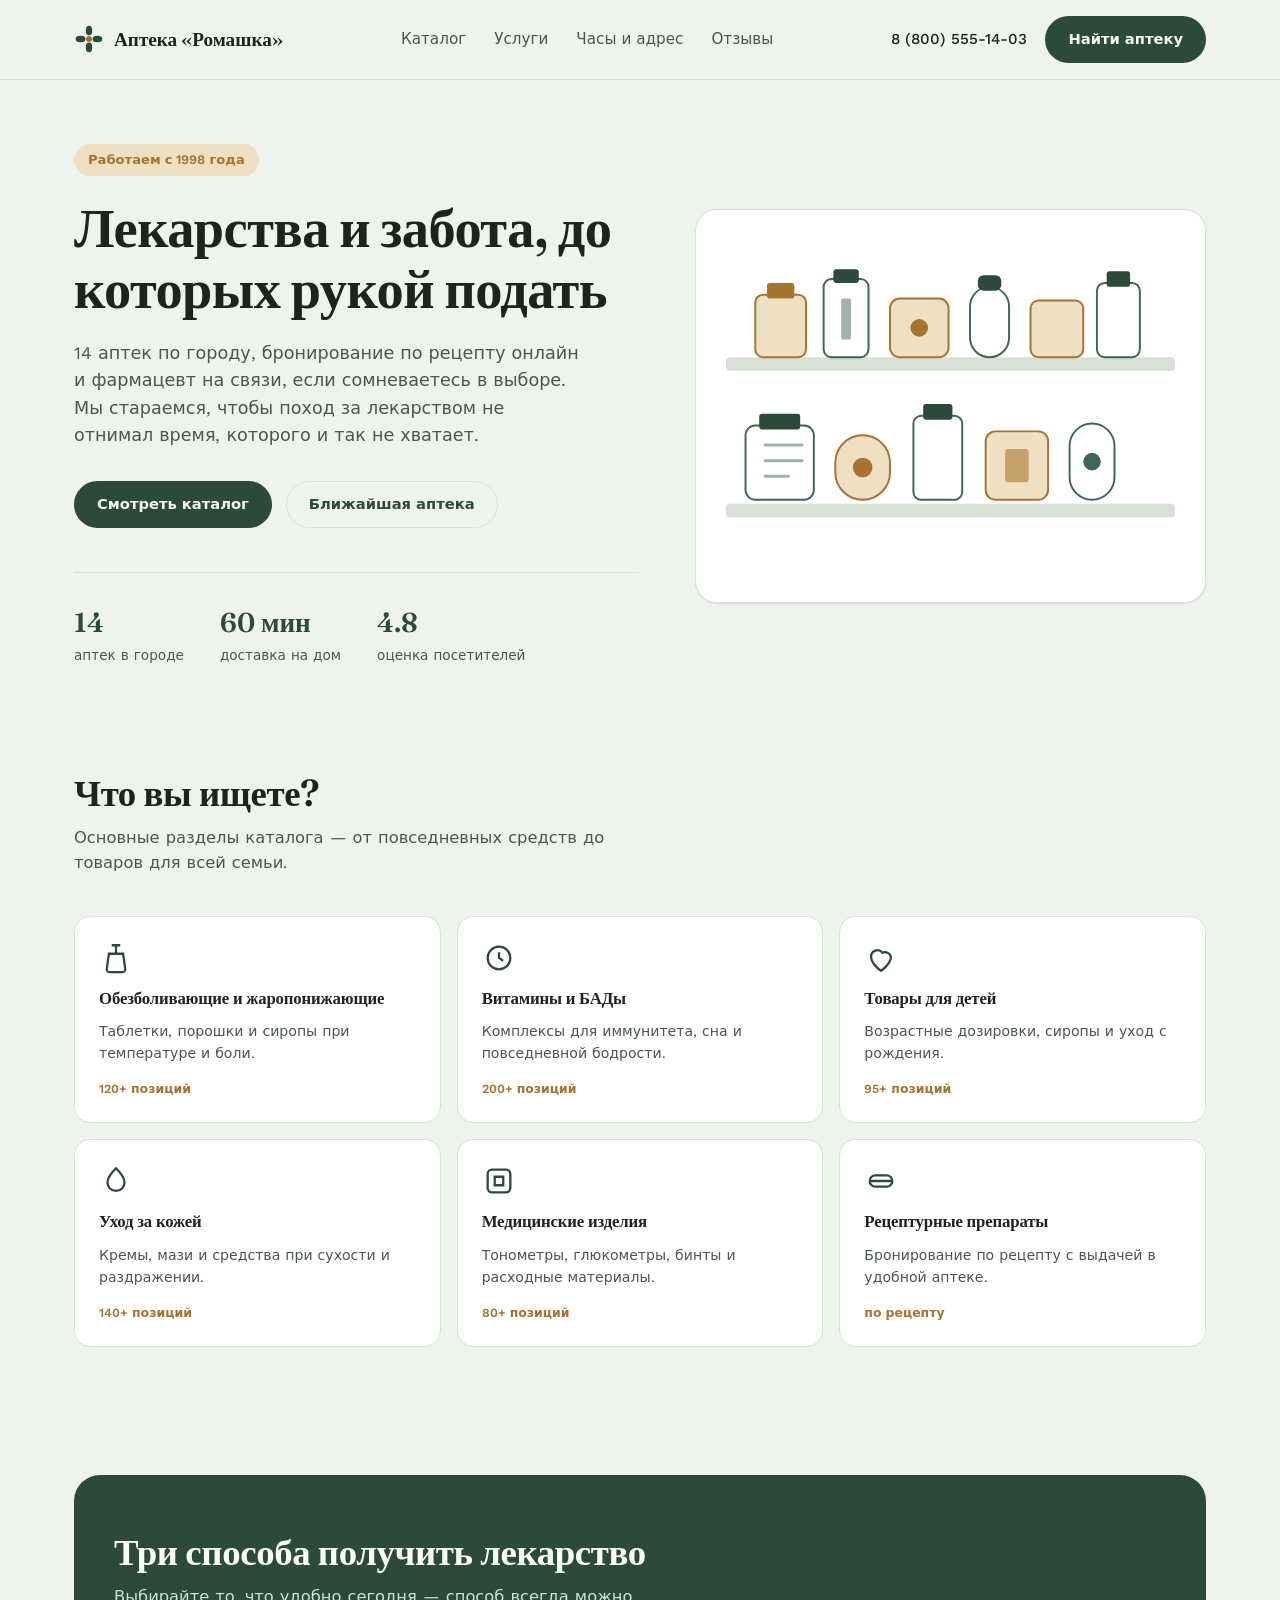
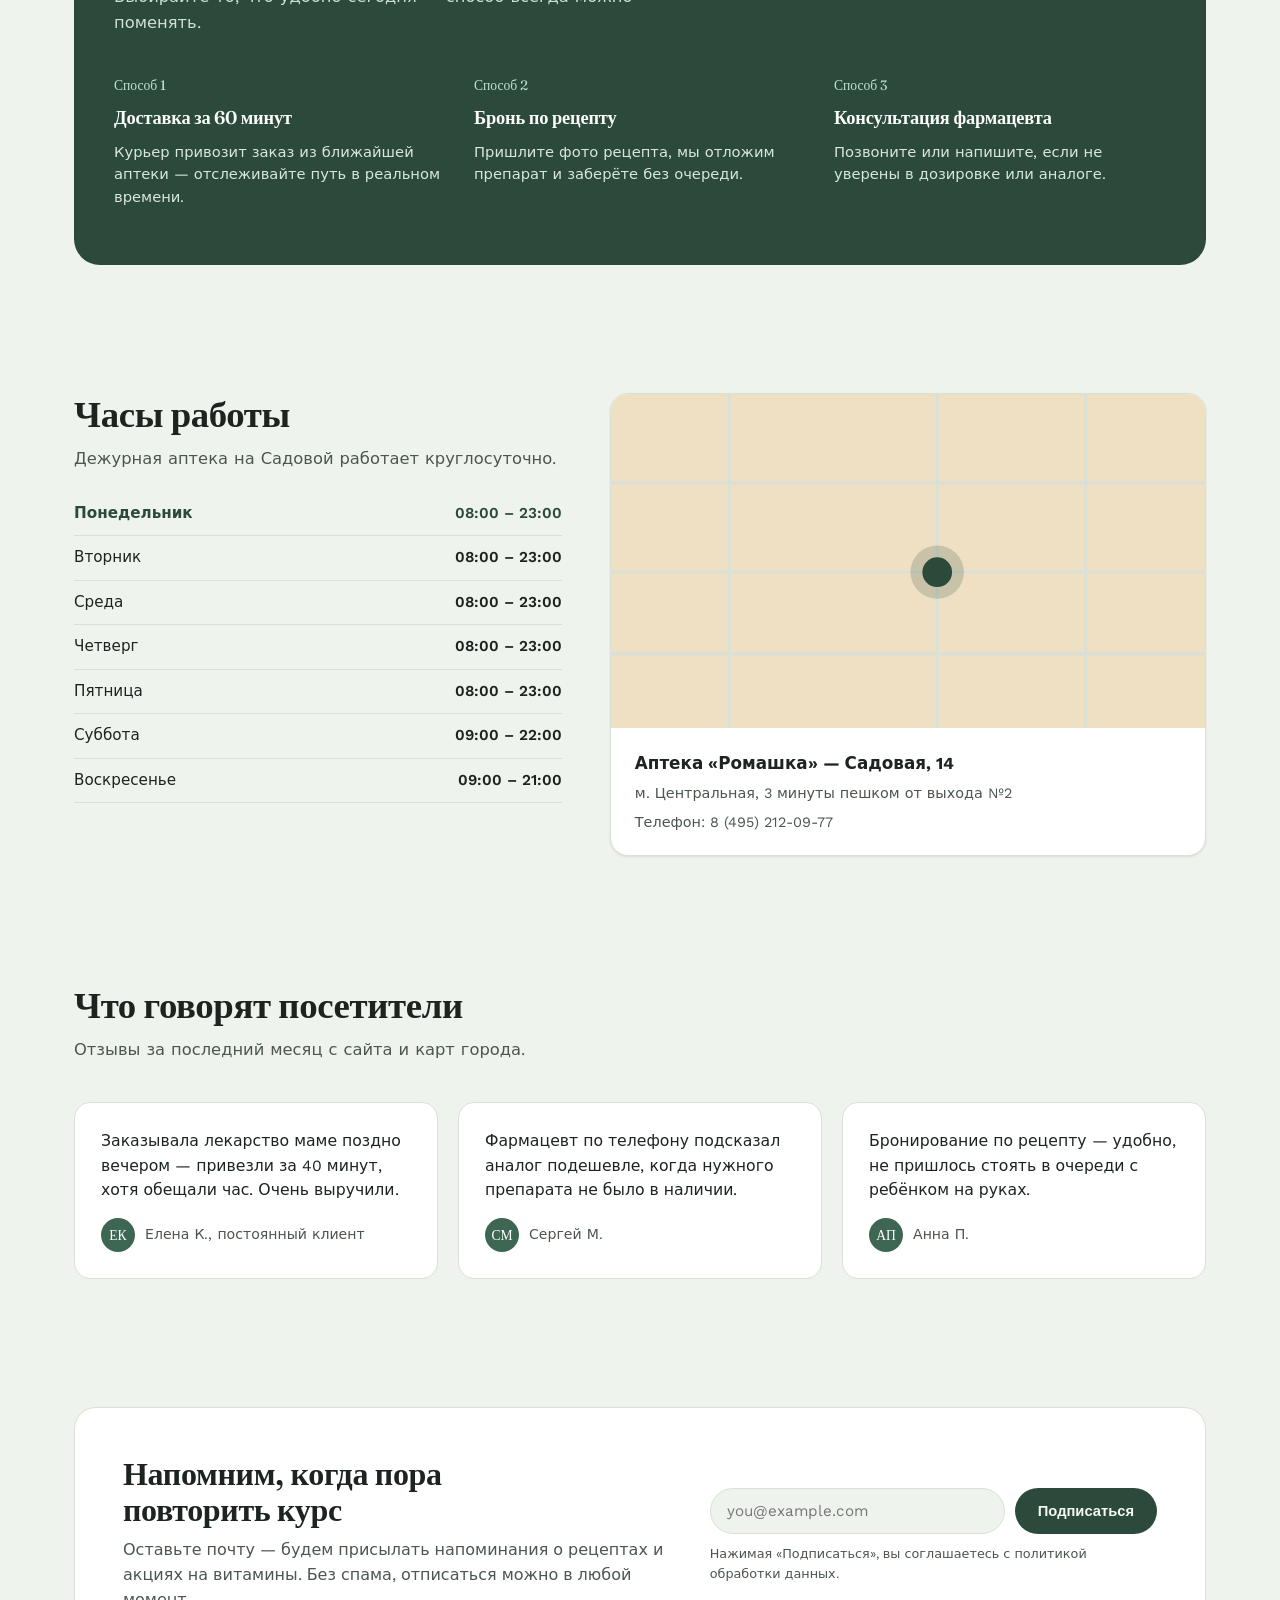
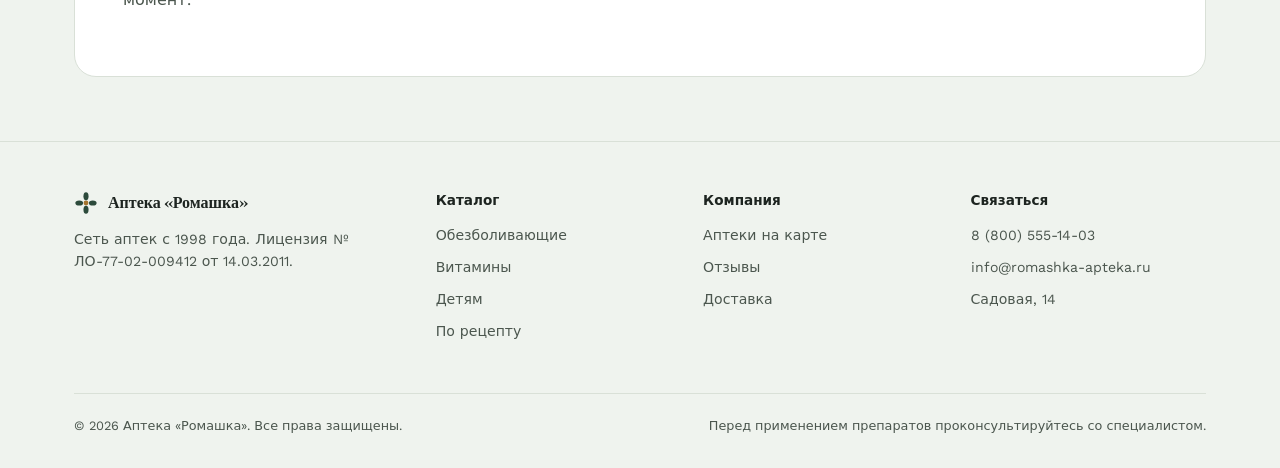
<file: index.html>
<!DOCTYPE html>
<html lang="ru">
<head>
<meta charset="UTF-8">
<meta name="viewport" content="width=device-width, initial-scale=1, viewport-fit=cover">
<title>Аптека «Ромашка» — забота о здоровье рядом с домом</title>
<link rel="preconnect" href="https://fonts.googleapis.com">
<link rel="preconnect" href="https://fonts.gstatic.com" crossorigin>
<link href="https://fonts.googleapis.com/css2?family=Fraunces:opsz,wght@9..144,400;9..144,500;9..144,600;9..144,700&family=Work+Sans:wght@400;500;600;700&display=swap" rel="stylesheet">
<link rel="stylesheet" href="css/styles.css">
</head>
<body>

<header class="site">
  <div class="wrap nav-row">
    <div class="brand">
      <img src="img/logo.svg" alt="Логотип аптеки Ромашка">
      Аптека «Ромашка»
    </div>
    <nav class="links">
      <a href="#catalog">Каталог</a>
      <a href="#services">Услуги</a>
      <a href="#hours">Часы и адрес</a>
      <a href="#reviews">Отзывы</a>
    </nav>
    <div class="nav-cta">
      <span class="phone">8 (800) 555‑14‑03</span>
      <a href="#hours" class="btn btn-primary">Найти аптеку</a>
    </div>
  </div>
</header>

<main>
  <section class="hero">
    <div class="wrap hero-grid">
      <div>
        <span class="eyebrow-badge">Работаем с 1998 года</span>
        <h1>Лекарства и забота, до которых рукой подать</h1>
        <p class="lead">14 аптек по городу, бронирование по рецепту онлайн и фармацевт на связи, если сомневаетесь в выборе. Мы стараемся, чтобы поход за лекарством не отнимал время, которого и так не хватает.</p>
        <div class="hero-actions">
          <a href="#catalog" class="btn btn-primary">Смотреть каталог</a>
          <a href="#hours" class="btn btn-outline">Ближайшая аптека</a>
        </div>
        <div class="hero-stats">
          <div class="stat"><b>14</b><span>аптек в городе</span></div>
          <div class="stat"><b>60 мин</b><span>доставка на дом</span></div>
          <div class="stat"><b>4.8</b><span>оценка посетителей</span></div>
        </div>
      </div>
      <div class="shelf-frame">
        <img src="img/hero-shelf.svg" alt="Иллюстрация полки с аптечными баночками">
      </div>
    </div>
  </section>

  <section id="catalog">
    <div class="wrap">
      <div class="section-head">
        <h2>Что вы ищете?</h2>
        <p>Основные разделы каталога — от повседневных средств до товаров для всей семьи.</p>
      </div>
      <div class="cat-grid">
        <div class="cat-card">
          <img src="img/icon-pain.svg" alt="">
          <h3>Обезболивающие и жаропонижающие</h3>
          <p>Таблетки, порошки и сиропы при температуре и боли.</p>
          <span class="cat-count">120+ позиций</span>
        </div>
        <div class="cat-card">
          <img src="img/icon-vitamins.svg" alt="">
          <h3>Витамины и БАДы</h3>
          <p>Комплексы для иммунитета, сна и повседневной бодрости.</p>
          <span class="cat-count">200+ позиций</span>
        </div>
        <div class="cat-card">
          <img src="img/icon-kids.svg" alt="">
          <h3>Товары для детей</h3>
          <p>Возрастные дозировки, сиропы и уход с рождения.</p>
          <span class="cat-count">95+ позиций</span>
        </div>
        <div class="cat-card">
          <img src="img/icon-skin.svg" alt="">
          <h3>Уход за кожей</h3>
          <p>Кремы, мази и средства при сухости и раздражении.</p>
          <span class="cat-count">140+ позиций</span>
        </div>
        <div class="cat-card">
          <img src="img/icon-medsupplies.svg" alt="">
          <h3>Медицинские изделия</h3>
          <p>Тонометры, глюкометры, бинты и расходные материалы.</p>
          <span class="cat-count">80+ позиций</span>
        </div>
        <div class="cat-card">
          <img src="img/icon-prescription.svg" alt="">
          <h3>Рецептурные препараты</h3>
          <p>Бронирование по рецепту с выдачей в удобной аптеке.</p>
          <span class="cat-count">по рецепту</span>
        </div>
      </div>
    </div>
  </section>

  <section id="services">
    <div class="wrap">
      <div class="services">
        <div class="services-inner">
          <div class="section-head">
            <h2>Три способа получить лекарство</h2>
            <p>Выбирайте то, что удобно сегодня — способ всегда можно поменять.</p>
          </div>
          <div class="svc-grid">
            <div class="svc-item">
              <span class="svc-num">Способ 1</span>
              <h3>Доставка за 60 минут</h3>
              <p>Курьер привозит заказ из ближайшей аптеки — отслеживайте путь в реальном времени.</p>
            </div>
            <div class="svc-item">
              <span class="svc-num">Способ 2</span>
              <h3>Бронь по рецепту</h3>
              <p>Пришлите фото рецепта, мы отложим препарат и заберёте без очереди.</p>
            </div>
            <div class="svc-item">
              <span class="svc-num">Способ 3</span>
              <h3>Консультация фармацевта</h3>
              <p>Позвоните или напишите, если не уверены в дозировке или аналоге.</p>
            </div>
          </div>
        </div>
      </div>
    </div>
  </section>

  <section id="hours">
    <div class="wrap hl-grid">
      <div>
        <div class="section-head" style="margin-bottom:0;">
          <h2>Часы работы</h2>
          <p>Дежурная аптека на Садовой работает круглосуточно.</p>
        </div>
        <table class="hours-table">
          <tr class="today"><td>Понедельник</td><td>08:00 – 23:00</td></tr>
          <tr><td>Вторник</td><td>08:00 – 23:00</td></tr>
          <tr><td>Среда</td><td>08:00 – 23:00</td></tr>
          <tr><td>Четверг</td><td>08:00 – 23:00</td></tr>
          <tr><td>Пятница</td><td>08:00 – 23:00</td></tr>
          <tr><td>Суббота</td><td>09:00 – 22:00</td></tr>
          <tr><td>Воскресенье</td><td>09:00 – 21:00</td></tr>
        </table>
      </div>
      <div class="map-card">
        <div class="map-visual">
          <img src="img/map.svg" alt="Схематичная карта расположения аптеки">
        </div>
        <div class="map-info">
          <b>Аптека «Ромашка» — Садовая, 14</b>
          <span>м. Центральная, 3 минуты пешком от выхода №2</span>
          <span>Телефон: 8 (495) 212‑09‑77</span>
        </div>
      </div>
    </div>
  </section>

  <section id="reviews">
    <div class="wrap">
      <div class="section-head">
        <h2>Что говорят посетители</h2>
        <p>Отзывы за последний месяц с сайта и карт города.</p>
      </div>
      <div class="quote-strip">
        <div class="quote-card">
          <p>Заказывала лекарство маме поздно вечером — привезли за 40 минут, хотя обещали час. Очень выручили.</p>
          <div class="quote-who"><span class="avatar">ЕК</span> Елена К., постоянный клиент</div>
        </div>
        <div class="quote-card">
          <p>Фармацевт по телефону подсказал аналог подешевле, когда нужного препарата не было в наличии.</p>
          <div class="quote-who"><span class="avatar">СМ</span> Сергей М.</div>
        </div>
        <div class="quote-card">
          <p>Бронирование по рецепту — удобно, не пришлось стоять в очереди с ребёнком на руках.</p>
          <div class="quote-who"><span class="avatar">АП</span> Анна П.</div>
        </div>
      </div>
    </div>
  </section>

  <section>
    <div class="wrap">
      <div class="subscribe">
        <div>
          <h2>Напомним, когда пора повторить курс</h2>
          <p style="color:var(--ink-soft); margin-top:10px;">Оставьте почту — будем присылать напоминания о рецептах и акциях на витамины. Без спама, отписаться можно в любой момент.</p>
        </div>
        <div>
          <form class="sub-form" id="subForm">
            <input type="email" required placeholder="you@example.com" aria-label="Электронная почта">
            <button type="submit" class="btn btn-primary">Подписаться</button>
          </form>
          <p class="sub-note">Нажимая «Подписаться», вы соглашаетесь с политикой обработки данных.</p>
          <p class="sub-success" id="subSuccess">Готово — проверьте почту для подтверждения.</p>
        </div>
      </div>
    </div>
  </section>
</main>

<footer>
  <div class="wrap">
    <div class="foot-grid">
      <div>
        <div class="foot-brand">
          <img src="img/logo.svg" alt="Логотип аптеки Ромашка">
          Аптека «Ромашка»
        </div>
        <p class="desc">Сеть аптек с 1998 года. Лицензия № ЛО‑77‑02‑009412 от 14.03.2011.</p>
      </div>
      <div class="foot-col">
        <h4>Каталог</h4>
        <a href="#catalog">Обезболивающие</a>
        <a href="#catalog">Витамины</a>
        <a href="#catalog">Детям</a>
        <a href="#catalog">По рецепту</a>
      </div>
      <div class="foot-col">
        <h4>Компания</h4>
        <a href="#hours">Аптеки на карте</a>
        <a href="#reviews">Отзывы</a>
        <a href="#services">Доставка</a>
      </div>
      <div class="foot-col">
        <h4>Связаться</h4>
        <a href="tel:88005551403">8 (800) 555‑14‑03</a>
        <a href="mailto:info@romashka-apteka.ru">info@romashka-apteka.ru</a>
        <a href="#hours">Садовая, 14</a>
      </div>
    </div>
    <div class="foot-bottom">
      <span>© 2026 Аптека «Ромашка». Все права защищены.</span>
      <span>Перед применением препаратов проконсультируйтесь со специалистом.</span>
    </div>
  </div>
</footer>

<script src="js/script.js"></script>
</body>
</html>
</file>
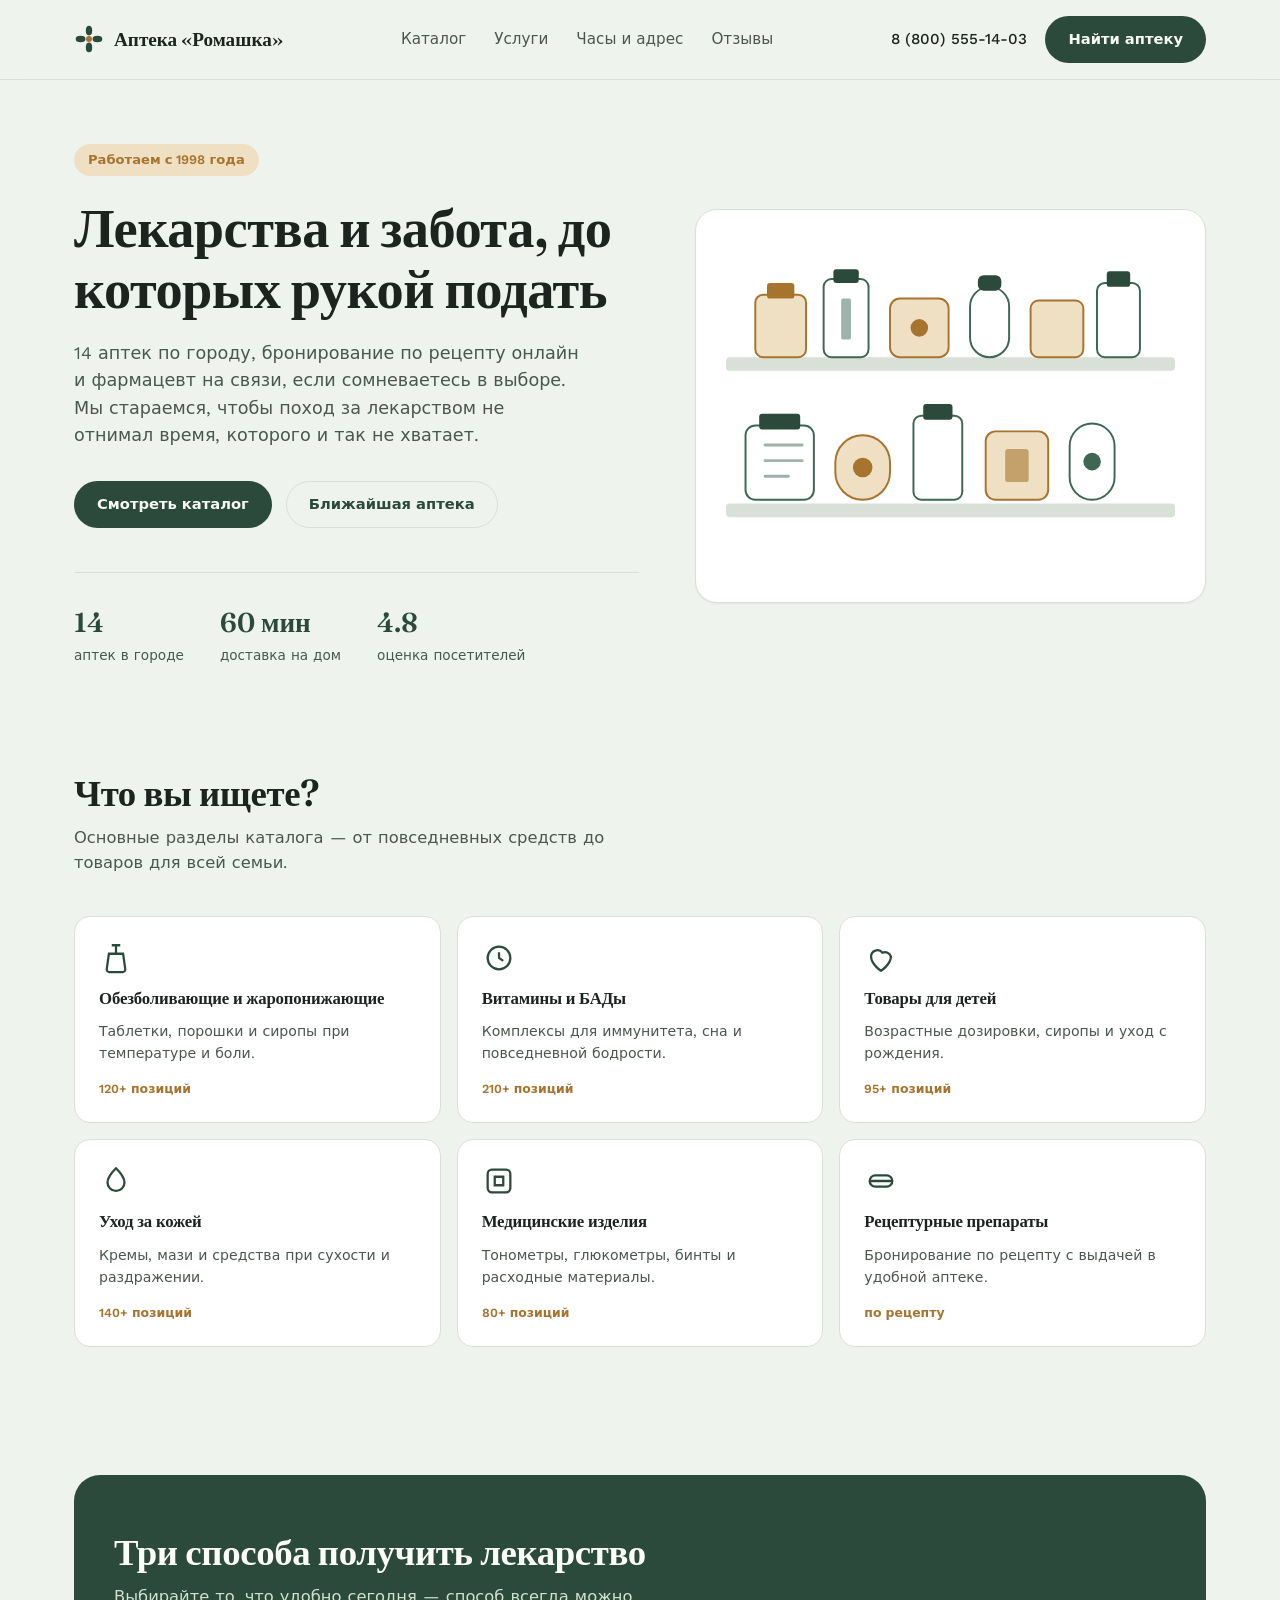
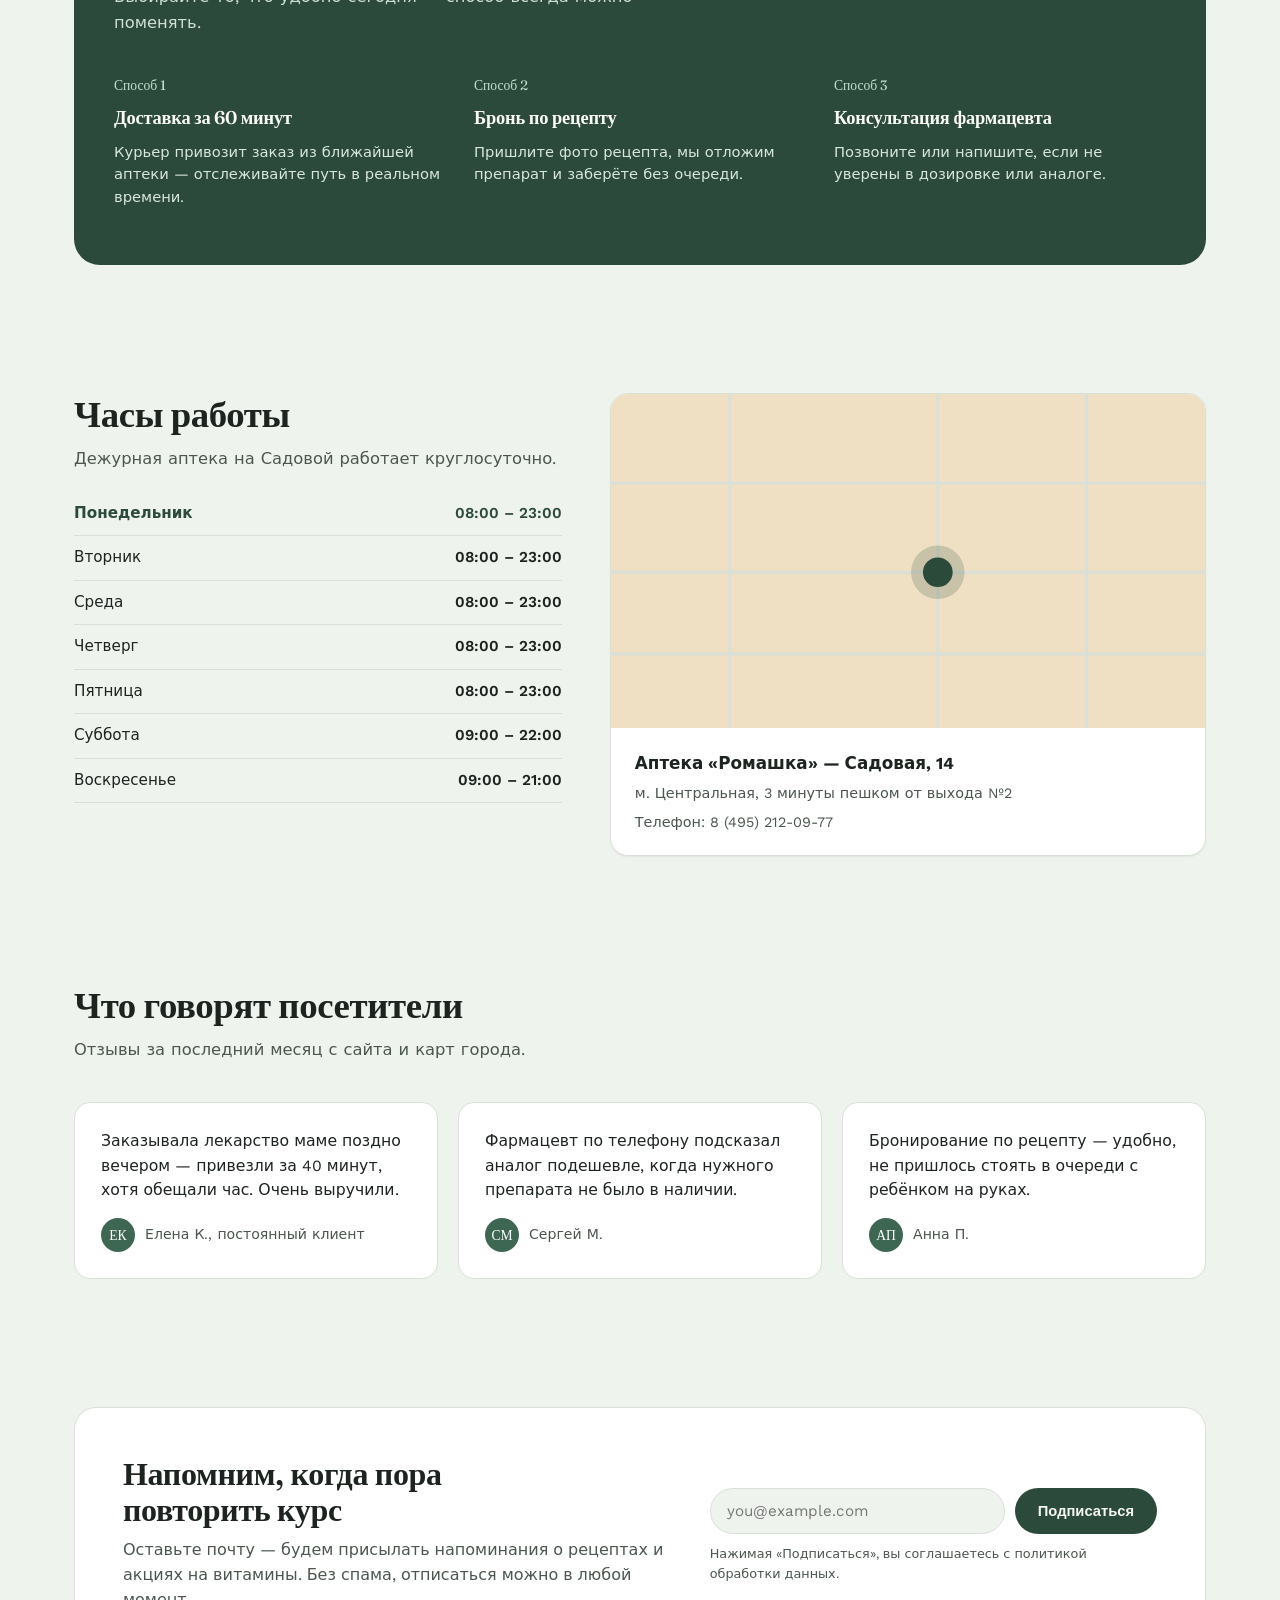
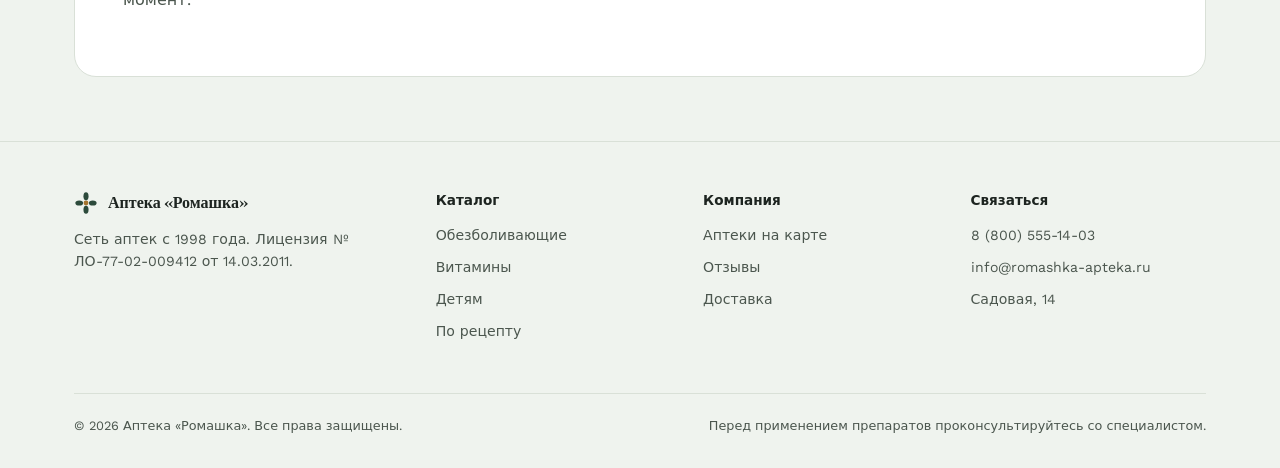
<file: pharmacy.html>
<!DOCTYPE html>
<html lang="ru">
<head>
<meta charset="UTF-8">
<meta name="viewport" content="width=device-width, initial-scale=1, viewport-fit=cover">
<title>Аптека «Ромашка» — забота о здоровье рядом с домом</title>
<link rel="preconnect" href="https://fonts.googleapis.com">
<link rel="preconnect" href="https://fonts.gstatic.com" crossorigin>
<link href="https://fonts.googleapis.com/css2?family=Fraunces:opsz,wght@9..144,400;9..144,500;9..144,600;9..144,700&family=Work+Sans:wght@400;500;600;700&display=swap" rel="stylesheet">
<style>
  :root {
    --bg: #EFF3EE;
    --bg-raised: #FFFFFF;
    --ink: #1D2420;
    --ink-soft: #4B564E;
    --line: #D9E0D7;
    --green-deep: #2C4A3B;
    --green-mid: #3E6753;
    --amber: #A6742E;
    --amber-soft: #EFE0C4;
    --card-shadow: 0 1px 2px rgba(29,36,32,0.06);
    box-sizing: border-box;
    padding-top: env(safe-area-inset-top, 0px);
    padding-bottom: env(safe-area-inset-bottom, 0px);
  }
  :root:not([data-theme="light"]) {
    @media (prefers-color-scheme: dark) {
      --bg: #121812;
      --bg-raised: #1A2118;
      --ink: #EAEFE8;
      --ink-soft: #AAB6A9;
      --line: #2B342A;
      --green-deep: #7CAF93;
      --green-mid: #5C8E71;
      --amber: #D8AE5E;
      --amber-soft: #2A2618;
      --card-shadow: 0 1px 2px rgba(0,0,0,0.3);
    }
  }
  :root[data-theme="dark"] {
    --bg: #121812;
    --bg-raised: #1A2118;
    --ink: #EAEFE8;
    --ink-soft: #AAB6A9;
    --line: #2B342A;
    --green-deep: #7CAF93;
    --green-mid: #5C8E71;
    --amber: #D8AE5E;
    --amber-soft: #2A2618;
    --card-shadow: 0 1px 2px rgba(0,0,0,0.3);
  }
  html { scroll-padding-top: env(safe-area-inset-top, 0px); scroll-behavior: smooth; }
  * { box-sizing: border-box; }
  body {
    margin: 0;
    background: var(--bg);
    color: var(--ink);
    font-family: 'Work Sans', system-ui, sans-serif;
    line-height: 1.55;
    -webkit-font-smoothing: antialiased;
  }
  img, svg { max-width: 100%; display: block; }
  a { color: inherit; }
  h1, h2, h3 {
    font-family: 'Fraunces', Georgia, serif;
    font-weight: 600;
    line-height: 1.12;
    margin: 0;
    letter-spacing: -0.01em;
  }
  .wrap { max-width: 1180px; margin: 0 auto; padding: 0 24px; }
  .scrollx { overflow-x: auto; }

  /* ---------- Header ---------- */
  header.site {
    position: sticky; top: env(safe-area-inset-top, 0px); z-index: 40;
    background: color-mix(in srgb, var(--bg) 88%, transparent);
    backdrop-filter: blur(10px);
    border-bottom: 1px solid var(--line);
  }
  .nav-row {
    display: flex; align-items: center; justify-content: space-between;
    padding: 16px 24px; gap: 20px;
  }
  .brand { display: flex; align-items: center; gap: 10px; font-family: 'Fraunces', serif; font-weight: 600; font-size: 1.2rem; }
  .brand svg { width: 30px; height: 30px; flex-shrink: 0; }
  nav.links { display: flex; gap: 28px; font-size: 0.95rem; }
  nav.links a { text-decoration: none; color: var(--ink-soft); transition: color .15s ease; }
  nav.links a:hover { color: var(--green-deep); }
  .nav-cta { display: flex; align-items: center; gap: 18px; }
  .phone { font-size: 0.95rem; font-weight: 500; white-space: nowrap; }
  .btn {
    display: inline-flex; align-items: center; justify-content: center; gap: 8px;
    padding: 11px 22px; border-radius: 999px; font-size: 0.92rem; font-weight: 600;
    border: 1px solid transparent; cursor: pointer; text-decoration: none;
    transition: transform .15s ease, background .15s ease, box-shadow .15s ease;
  }
  .btn:active { transform: scale(0.97); }
  .btn-primary { background: var(--green-deep); color: #F5F8F4; }
  .btn-primary:hover { background: var(--green-mid); }
  .btn-outline { background: transparent; color: var(--green-deep); border-color: var(--line); }
  .btn-outline:hover { border-color: var(--green-deep); }
  .btn:focus-visible, a:focus-visible, input:focus-visible, button:focus-visible {
    outline: 2px solid var(--green-mid); outline-offset: 2px;
  }
  .menu-toggle { display: none; background: none; border: none; color: var(--ink); }

  /* ---------- Hero ---------- */
  .hero { padding: 64px 0 40px; }
  .hero-grid { display: grid; grid-template-columns: 1.05fr 0.95fr; gap: 56px; align-items: center; }
  .eyebrow-badge {
    display: inline-flex; align-items: center; gap: 8px;
    background: var(--amber-soft); color: var(--amber);
    padding: 6px 14px; border-radius: 999px; font-size: 0.82rem; font-weight: 600;
    margin-bottom: 22px;
  }
  .hero h1 { font-size: clamp(2.3rem, 4.4vw, 3.4rem); max-width: 15ch; }
  .hero p.lead { margin-top: 20px; font-size: 1.1rem; color: var(--ink-soft); max-width: 46ch; }
  .hero-actions { display: flex; gap: 14px; margin-top: 32px; flex-wrap: wrap; }
  .hero-stats { display: flex; gap: 36px; margin-top: 44px; padding-top: 28px; border-top: 1px solid var(--line); }
  .stat b { font-family: 'Fraunces', serif; font-size: 1.7rem; display: block; color: var(--green-deep); font-weight: 600; }
  .stat span { font-size: 0.85rem; color: var(--ink-soft); }

  .shelf-frame {
    background: var(--bg-raised); border: 1px solid var(--line); border-radius: 22px;
    padding: 30px; box-shadow: var(--card-shadow);
  }
  @media (prefers-reduced-motion: no-preference) {
    .shelf-frame { animation: rise .7s cubic-bezier(.2,.7,.3,1) both; }
  }
  @keyframes rise { from { opacity: 0; transform: translateY(14px); } to { opacity: 1; transform: translateY(0); } }

  /* ---------- Section shell ---------- */
  section { padding: 64px 0; }
  .section-head { max-width: 60ch; margin-bottom: 40px; }
  .section-head h2 { font-size: clamp(1.7rem, 3vw, 2.3rem); }
  .section-head p { color: var(--ink-soft); margin-top: 12px; font-size: 1.02rem; }

  /* ---------- Categories ---------- */
  .cat-grid { display: grid; grid-template-columns: repeat(3, 1fr); gap: 16px; }
  .cat-card {
    background: var(--bg-raised); border: 1px solid var(--line); border-radius: 16px;
    padding: 24px; display: flex; flex-direction: column; gap: 14px;
    transition: border-color .15s ease;
  }
  .cat-card:hover { border-color: var(--green-mid); }
  .cat-card svg { width: 34px; height: 34px; color: var(--green-deep); }
  .cat-card h3 { font-size: 1.05rem; font-weight: 600; }
  .cat-card p { margin: 0; font-size: 0.88rem; color: var(--ink-soft); }
  .cat-count { font-size: 0.78rem; color: var(--amber); font-weight: 600; }

  /* ---------- Services ---------- */
  .services { background: var(--green-deep); color: #F2F6F1; border-radius: 26px; }
  .services .section-head p { color: #CFE0D5; }
  .services .section-head h2 { color: #FBFCFA; }
  .svc-grid { display: grid; grid-template-columns: repeat(3, 1fr); gap: 28px; }
  .svc-item { display: flex; flex-direction: column; gap: 12px; }
  .svc-num { font-family: 'Fraunces', serif; font-size: 0.85rem; color: #BFE0CD; }
  .svc-item h3 { font-size: 1.15rem; font-weight: 600; color: #FBFCFA; }
  .svc-item p { margin: 0; font-size: 0.92rem; color: #D8E7DC; }
  .services-inner { padding: 56px 40px; }

  /* ---------- Hours & location ---------- */
  .hl-grid { display: grid; grid-template-columns: 0.9fr 1.1fr; gap: 48px; align-items: start; }
  .hours-table { width: 100%; border-collapse: collapse; margin-top: 20px; }
  .hours-table td { padding: 10px 0; border-bottom: 1px solid var(--line); font-size: 0.95rem; }
  .hours-table td:last-child { text-align: right; font-weight: 600; }
  .hours-table tr.today td { color: var(--green-deep); font-weight: 600; }
  .map-card {
    background: var(--bg-raised); border: 1px solid var(--line); border-radius: 18px; overflow: hidden;
    box-shadow: var(--card-shadow);
  }
  .map-visual { aspect-ratio: 16/9; position: relative; background: var(--amber-soft); }
  .map-info { padding: 22px 24px; display: flex; flex-direction: column; gap: 6px; }
  .map-info b { font-size: 1.05rem; }
  .map-info span { color: var(--ink-soft); font-size: 0.9rem; }

  /* ---------- Testimonials ---------- */
  .quote-strip { display: grid; grid-template-columns: repeat(3, 1fr); gap: 20px; }
  .quote-card { background: var(--bg-raised); border: 1px solid var(--line); border-radius: 16px; padding: 26px; }
  .quote-card p { font-size: 0.98rem; margin: 0 0 16px; }
  .quote-who { display: flex; align-items: center; gap: 10px; font-size: 0.88rem; color: var(--ink-soft); }
  .avatar { width: 34px; height: 34px; border-radius: 50%; background: var(--green-mid); color: #fff; display: flex; align-items: center; justify-content: center; font-family: 'Fraunces', serif; font-size: 0.85rem; flex-shrink: 0; }

  /* ---------- Newsletter ---------- */
  .subscribe { border: 1px solid var(--line); border-radius: 22px; padding: 48px; display: grid; grid-template-columns: 1.1fr 0.9fr; gap: 40px; align-items: center; background: var(--bg-raised); }
  .subscribe h2 { font-size: clamp(1.5rem, 2.6vw, 2rem); max-width: 18ch; }
  .sub-form { display: flex; gap: 10px; flex-wrap: wrap; }
  .sub-form input[type="email"] {
    flex: 1; min-width: 200px; padding: 13px 16px; border-radius: 999px; border: 1px solid var(--line);
    background: var(--bg); color: var(--ink); font-family: inherit; font-size: 0.95rem;
  }
  .sub-note { font-size: 0.8rem; color: var(--ink-soft); margin-top: 10px; }
  .sub-success { display: none; color: var(--green-deep); font-weight: 600; font-size: 0.92rem; margin-top: 10px; }

  /* ---------- Footer ---------- */
  footer { border-top: 1px solid var(--line); padding: 48px 0 calc(32px + env(safe-area-inset-bottom, 0px)); }
  .foot-grid { display: grid; grid-template-columns: 1.4fr 1fr 1fr 1fr; gap: 32px; }
  .foot-brand { display: flex; align-items: center; gap: 10px; font-family: 'Fraunces', serif; font-weight: 600; margin-bottom: 12px; }
  .foot-brand svg { width: 24px; height: 24px; }
  footer p.desc { color: var(--ink-soft); font-size: 0.88rem; max-width: 32ch; }
  .foot-col h4 { font-size: 0.85rem; text-transform: none; margin: 0 0 14px; font-weight: 600; }
  .foot-col a { display: block; color: var(--ink-soft); text-decoration: none; font-size: 0.88rem; margin-bottom: 10px; }
  .foot-col a:hover { color: var(--green-deep); }
  .foot-bottom { margin-top: 40px; padding-top: 22px; border-top: 1px solid var(--line); display: flex; justify-content: space-between; flex-wrap: wrap; gap: 12px; font-size: 0.8rem; color: var(--ink-soft); }

  /* ---------- Responsive ---------- */
  @media (max-width: 900px) {
    nav.links, .phone { display: none; }
    .menu-toggle { display: inline-flex; }
    .hero-grid { grid-template-columns: 1fr; gap: 36px; }
    .cat-grid { grid-template-columns: repeat(2, 1fr); }
    .svc-grid { grid-template-columns: 1fr; gap: 26px; }
    .hl-grid { grid-template-columns: 1fr; }
    .quote-strip { grid-template-columns: 1fr; }
    .subscribe { grid-template-columns: 1fr; padding: 32px; }
    .foot-grid { grid-template-columns: 1fr 1fr; }
    .services-inner { padding: 40px 24px; }
  }
  @media (max-width: 560px) {
    .cat-grid { grid-template-columns: 1fr; }
    .hero-stats { gap: 22px; flex-wrap: wrap; }
    .foot-grid { grid-template-columns: 1fr; }
  }
</style>
</head>
<body>

<header class="site">
  <div class="wrap nav-row">
    <div class="brand">
      <svg viewBox="0 0 32 32" fill="none" xmlns="http://www.w3.org/2000/svg">
        <circle cx="16" cy="16" r="3.2" fill="var(--amber)"/>
        <g fill="var(--green-deep)">
          <ellipse cx="16" cy="7" rx="3.4" ry="5.2"/>
          <ellipse cx="16" cy="25" rx="3.4" ry="5.2"/>
          <ellipse cx="7" cy="16" rx="5.2" ry="3.4"/>
          <ellipse cx="25" cy="16" rx="5.2" ry="3.4"/>
        </g>
      </svg>
      Аптека «Ромашка»
    </div>
    <nav class="links">
      <a href="#catalog">Каталог</a>
      <a href="#services">Услуги</a>
      <a href="#hours">Часы и адрес</a>
      <a href="#reviews">Отзывы</a>
    </nav>
    <div class="nav-cta">
      <span class="phone">8 (800) 555‑14‑03</span>
      <a href="#hours" class="btn btn-primary">Найти аптеку</a>
    </div>
  </div>
</header>

<main>
  <section class="hero">
    <div class="wrap hero-grid">
      <div>
        <span class="eyebrow-badge">Работаем с 1998 года</span>
        <h1>Лекарства и забота, до которых рукой подать</h1>
        <p class="lead">14 аптек по городу, бронирование по рецепту онлайн и фармацевт на связи, если сомневаетесь в выборе. Мы стараемся, чтобы поход за лекарством не отнимал время, которого и так не хватает.</p>
        <div class="hero-actions">
          <a href="#catalog" class="btn btn-primary">Смотреть каталог</a>
          <a href="#hours" class="btn btn-outline">Ближайшая аптека</a>
        </div>
        <div class="hero-stats">
          <div class="stat"><b>14</b><span>аптек в городе</span></div>
          <div class="stat"><b>60 мин</b><span>доставка на дом</span></div>
          <div class="stat"><b>4.8</b><span>оценка посетителей</span></div>
        </div>
      </div>
      <div class="shelf-frame">
        <svg viewBox="0 0 460 340" xmlns="http://www.w3.org/2000/svg" role="img" aria-label="Иллюстрация полки с аптечными баночками">
          <rect x="0" y="270" width="460" height="14" rx="4" fill="var(--line)"/>
          <rect x="0" y="120" width="460" height="14" rx="4" fill="var(--line)"/>
          <!-- top shelf jars -->
          <g>
            <rect x="30" y="56" width="52" height="64" rx="8" fill="var(--amber-soft)" stroke="var(--amber)" stroke-width="2"/>
            <rect x="42" y="44" width="28" height="16" rx="3" fill="var(--amber)"/>
            <rect x="100" y="40" width="46" height="80" rx="8" fill="var(--bg-raised)" stroke="var(--green-mid)" stroke-width="2"/>
            <rect x="110" y="30" width="26" height="14" rx="3" fill="var(--green-deep)"/>
            <rect x="118" y="60" width="10" height="42" rx="2" fill="var(--green-mid)" opacity="0.5"/>
            <rect x="168" y="60" width="60" height="60" rx="10" fill="var(--amber-soft)" stroke="var(--amber)" stroke-width="2"/>
            <circle cx="198" cy="90" r="9" fill="var(--amber)"/>
            <rect x="250" y="48" width="40" height="72" rx="20" fill="var(--bg-raised)" stroke="var(--green-mid)" stroke-width="2"/>
            <rect x="258" y="36" width="24" height="16" rx="6" fill="var(--green-deep)"/>
            <rect x="312" y="62" width="54" height="58" rx="8" fill="var(--amber-soft)" stroke="var(--amber)" stroke-width="2"/>
            <rect x="380" y="44" width="44" height="76" rx="8" fill="var(--bg-raised)" stroke="var(--green-mid)" stroke-width="2"/>
            <rect x="390" y="32" width="24" height="16" rx="3" fill="var(--green-deep)"/>
          </g>
          <!-- bottom shelf jars -->
          <g>
            <rect x="20" y="190" width="70" height="76" rx="10" fill="var(--bg-raised)" stroke="var(--green-mid)" stroke-width="2"/>
            <rect x="34" y="178" width="42" height="16" rx="3" fill="var(--green-deep)"/>
            <path d="M40 210 h38 M40 226 h38 M40 242 h24" stroke="var(--green-mid)" stroke-width="3" stroke-linecap="round" opacity="0.5"/>
            <rect x="112" y="200" width="56" height="66" rx="28" fill="var(--amber-soft)" stroke="var(--amber)" stroke-width="2"/>
            <circle cx="140" cy="233" r="10" fill="var(--amber)"/>
            <rect x="192" y="180" width="50" height="86" rx="8" fill="var(--bg-raised)" stroke="var(--green-mid)" stroke-width="2"/>
            <rect x="202" y="168" width="30" height="16" rx="3" fill="var(--green-deep)"/>
            <rect x="266" y="196" width="64" height="70" rx="10" fill="var(--amber-soft)" stroke="var(--amber)" stroke-width="2"/>
            <rect x="286" y="214" width="24" height="34" rx="3" fill="var(--amber)" opacity="0.6"/>
            <rect x="352" y="188" width="46" height="78" rx="23" fill="var(--bg-raised)" stroke="var(--green-mid)" stroke-width="2"/>
            <circle cx="375" cy="227" r="9" fill="var(--green-mid)"/>
          </g>
        </svg>
      </div>
    </div>
  </section>

  <section id="catalog">
    <div class="wrap">
      <div class="section-head">
        <h2>Что вы ищете?</h2>
        <p>Основные разделы каталога — от повседневных средств до товаров для всей семьи.</p>
      </div>
      <div class="cat-grid">
        <div class="cat-card">
          <svg viewBox="0 0 24 24" fill="none" stroke="currentColor" stroke-width="1.6"><path d="M9 3h6M12 3v6M7 9h10l1.5 10.5a2 2 0 0 1-2 2.5H7.5a2 2 0 0 1-2-2.5L7 9Z"/></svg>
          <h3>Обезболивающие и жаропонижающие</h3>
          <p>Таблетки, порошки и сиропы при температуре и боли.</p>
          <span class="cat-count">120+ позиций</span>
        </div>
        <div class="cat-card">
          <svg viewBox="0 0 24 24" fill="none" stroke="currentColor" stroke-width="1.6"><circle cx="12" cy="12" r="8"/><path d="M12 8v4l3 2"/></svg>
          <h3>Витамины и БАДы</h3>
          <p>Комплексы для иммунитета, сна и повседневной бодрости.</p>
          <span class="cat-count">210+ позиций</span>
        </div>
        <div class="cat-card">
          <svg viewBox="0 0 24 24" fill="none" stroke="currentColor" stroke-width="1.6"><path d="M12 21s-7-4.5-7-10a4.5 4.5 0 0 1 8-2.8A4.5 4.5 0 0 1 19 11c0 5.5-7 10-7 10Z"/></svg>
          <h3>Товары для детей</h3>
          <p>Возрастные дозировки, сиропы и уход с рождения.</p>
          <span class="cat-count">95+ позиций</span>
        </div>
        <div class="cat-card">
          <svg viewBox="0 0 24 24" fill="none" stroke="currentColor" stroke-width="1.6"><path d="M12 3c3 3 6 6.5 6 10a6 6 0 0 1-12 0c0-3.5 3-7 6-10Z"/></svg>
          <h3>Уход за кожей</h3>
          <p>Кремы, мази и средства при сухости и раздражении.</p>
          <span class="cat-count">140+ позиций</span>
        </div>
        <div class="cat-card">
          <svg viewBox="0 0 24 24" fill="none" stroke="currentColor" stroke-width="1.6"><rect x="4" y="4" width="16" height="16" rx="3"/><path d="M9 9h6v6H9z"/></svg>
          <h3>Медицинские изделия</h3>
          <p>Тонометры, глюкометры, бинты и расходные материалы.</p>
          <span class="cat-count">80+ позиций</span>
        </div>
        <div class="cat-card">
          <svg viewBox="0 0 24 24" fill="none" stroke="currentColor" stroke-width="1.6"><path d="M4 12h16M4 12a4 4 0 0 1 4-4h8a4 4 0 0 1 4 4M4 12a4 4 0 0 0 4 4h8a4 4 0 0 0 4-4"/></svg>
          <h3>Рецептурные препараты</h3>
          <p>Бронирование по рецепту с выдачей в удобной аптеке.</p>
          <span class="cat-count">по рецепту</span>
        </div>
      </div>
    </div>
  </section>

  <section id="services">
    <div class="wrap">
      <div class="services">
        <div class="services-inner">
          <div class="section-head">
            <h2>Три способа получить лекарство</h2>
            <p>Выбирайте то, что удобно сегодня — способ всегда можно поменять.</p>
          </div>
          <div class="svc-grid">
            <div class="svc-item">
              <span class="svc-num">Способ 1</span>
              <h3>Доставка за 60 минут</h3>
              <p>Курьер привозит заказ из ближайшей аптеки — отслеживайте путь в реальном времени.</p>
            </div>
            <div class="svc-item">
              <span class="svc-num">Способ 2</span>
              <h3>Бронь по рецепту</h3>
              <p>Пришлите фото рецепта, мы отложим препарат и заберёте без очереди.</p>
            </div>
            <div class="svc-item">
              <span class="svc-num">Способ 3</span>
              <h3>Консультация фармацевта</h3>
              <p>Позвоните или напишите, если не уверены в дозировке или аналоге.</p>
            </div>
          </div>
        </div>
      </div>
    </div>
  </section>

  <section id="hours">
    <div class="wrap hl-grid">
      <div>
        <div class="section-head" style="margin-bottom:0;">
          <h2>Часы работы</h2>
          <p>Дежурная аптека на Садовой работает круглосуточно.</p>
        </div>
        <table class="hours-table">
          <tr class="today"><td>Понедельник</td><td>08:00 – 23:00</td></tr>
          <tr><td>Вторник</td><td>08:00 – 23:00</td></tr>
          <tr><td>Среда</td><td>08:00 – 23:00</td></tr>
          <tr><td>Четверг</td><td>08:00 – 23:00</td></tr>
          <tr><td>Пятница</td><td>08:00 – 23:00</td></tr>
          <tr><td>Суббота</td><td>09:00 – 22:00</td></tr>
          <tr><td>Воскресенье</td><td>09:00 – 21:00</td></tr>
        </table>
      </div>
      <div class="map-card">
        <div class="map-visual">
          <svg viewBox="0 0 400 225" width="100%" height="100%" xmlns="http://www.w3.org/2000/svg">
            <rect width="400" height="225" fill="var(--amber-soft)"/>
            <path d="M0 60 H400 M0 120 H400 M0 175 H400" stroke="var(--line)" stroke-width="2"/>
            <path d="M80 0 V225 M220 0 V225 M320 0 V225" stroke="var(--line)" stroke-width="2"/>
            <circle cx="220" cy="120" r="10" fill="var(--green-deep)"/>
            <circle cx="220" cy="120" r="18" fill="var(--green-deep)" opacity="0.2"/>
          </svg>
        </div>
        <div class="map-info">
          <b>Аптека «Ромашка» — Садовая, 14</b>
          <span>м. Центральная, 3 минуты пешком от выхода №2</span>
          <span>Телефон: 8 (495) 212‑09‑77</span>
        </div>
      </div>
    </div>
  </section>

  <section id="reviews">
    <div class="wrap">
      <div class="section-head">
        <h2>Что говорят посетители</h2>
        <p>Отзывы за последний месяц с сайта и карт города.</p>
      </div>
      <div class="quote-strip">
        <div class="quote-card">
          <p>Заказывала лекарство маме поздно вечером — привезли за 40 минут, хотя обещали час. Очень выручили.</p>
          <div class="quote-who"><span class="avatar">ЕК</span> Елена К., постоянный клиент</div>
        </div>
        <div class="quote-card">
          <p>Фармацевт по телефону подсказал аналог подешевле, когда нужного препарата не было в наличии.</p>
          <div class="quote-who"><span class="avatar">СМ</span> Сергей М.</div>
        </div>
        <div class="quote-card">
          <p>Бронирование по рецепту — удобно, не пришлось стоять в очереди с ребёнком на руках.</p>
          <div class="quote-who"><span class="avatar">АП</span> Анна П.</div>
        </div>
      </div>
    </div>
  </section>

  <section>
    <div class="wrap">
      <div class="subscribe">
        <div>
          <h2>Напомним, когда пора повторить курс</h2>
          <p style="color:var(--ink-soft); margin-top:10px;">Оставьте почту — будем присылать напоминания о рецептах и акциях на витамины. Без спама, отписаться можно в любой момент.</p>
        </div>
        <div>
          <form class="sub-form" id="subForm">
            <input type="email" required placeholder="you@example.com" aria-label="Электронная почта">
            <button type="submit" class="btn btn-primary">Подписаться</button>
          </form>
          <p class="sub-note">Нажимая «Подписаться», вы соглашаетесь с политикой обработки данных.</p>
          <p class="sub-success" id="subSuccess">Готово — проверьте почту для подтверждения.</p>
        </div>
      </div>
    </div>
  </section>
</main>

<footer>
  <div class="wrap">
    <div class="foot-grid">
      <div>
        <div class="foot-brand">
          <svg viewBox="0 0 32 32" fill="none" xmlns="http://www.w3.org/2000/svg">
            <circle cx="16" cy="16" r="3.2" fill="var(--amber)"/>
            <g fill="var(--green-deep)">
              <ellipse cx="16" cy="7" rx="3.4" ry="5.2"/>
              <ellipse cx="16" cy="25" rx="3.4" ry="5.2"/>
              <ellipse cx="7" cy="16" rx="5.2" ry="3.4"/>
              <ellipse cx="25" cy="16" rx="5.2" ry="3.4"/>
            </g>
          </svg>
          Аптека «Ромашка»
        </div>
        <p class="desc">Сеть аптек с 1998 года. Лицензия № ЛО‑77‑02‑009412 от 14.03.2011.</p>
      </div>
      <div class="foot-col">
        <h4>Каталог</h4>
        <a href="#catalog">Обезболивающие</a>
        <a href="#catalog">Витамины</a>
        <a href="#catalog">Детям</a>
        <a href="#catalog">По рецепту</a>
      </div>
      <div class="foot-col">
        <h4>Компания</h4>
        <a href="#hours">Аптеки на карте</a>
        <a href="#reviews">Отзывы</a>
        <a href="#services">Доставка</a>
      </div>
      <div class="foot-col">
        <h4>Связаться</h4>
        <a href="tel:88005551403">8 (800) 555‑14‑03</a>
        <a href="mailto:info@romashka-apteka.ru">info@romashka-apteka.ru</a>
        <a href="#hours">Садовая, 14</a>
      </div>
    </div>
    <div class="foot-bottom">
      <span>© 2026 Аптека «Ромашка». Все права защищены.</span>
      <span>Перед применением препаратов проконсультируйтесь со специалистом.</span>
    </div>
  </div>
</footer>

<script>
  (function () {
    var form = document.getElementById('subForm');
    var success = document.getElementById('subSuccess');
    if (!form) return;
    form.addEventListener('submit', function (e) {
      e.preventDefault();
      success.style.display = 'block';
      form.reset();
    });
  })();
</script>
</body>
</html>
</file>
<file: css/styles.css>
:root {
  --bg: #EFF3EE;
  --bg-raised: #FFFFFF;
  --ink: #1D2420;
  --ink-soft: #4B564E;
  --line: #D9E0D7;
  --green-deep: #2C4A3B;
  --green-mid: #3E6753;
  --amber: #A6742E;
  --amber-soft: #EFE0C4;
  --card-shadow: 0 1px 2px rgba(29,36,32,0.1);
  box-sizing: border-box;
  padding-top: env(safe-area-inset-top, 0px);
  padding-bottom: env(safe-area-inset-bottom, 0px);
}
@media (prefers-color-scheme: dark) {
  :root:not([data-theme="light"]) {
    --bg: #121812;
    --bg-raised: #1A2118;
    --ink: #EAEFE8;
    --ink-soft: #beccbc;
    --line: #2B342A;
    --green-deep: #97d8b4;
    --green-mid: #345c44;
    --amber: #daa94e;
    --amber-soft: #2A2618;
    --card-shadow: 0 1px 2px rgba(0,0,0,0.4);
  }
}
:root[data-theme="dark"] {
  --bg: #121812;
  --bg-raised: #1A2118;
  --ink: #EAEFE8;
  --ink-soft: #AAB6A9;
  --line: #2B342A;
  --green-deep: #7CAF93;
  --green-mid: #5C8E71;
  --amber: #D8AE5E;
  --amber-soft: #2A2618;
  --card-shadow: 0 1px 2px rgba(0,0,0,0.3);
}
html { scroll-padding-top: env(safe-area-inset-top, 0px); scroll-behavior: smooth; }
* { box-sizing: border-box; }
body {
  margin: 0;
  background: var(--bg);
  color: var(--ink);
  font-family: 'Work Sans', system-ui, sans-serif;
  line-height: 1.55;
  -webkit-font-smoothing: antialiased;
}
img, svg { max-width: 100%; display: block; }
a { color: inherit; }
h1, h2, h3 {
  font-family: 'Fraunces', Georgia, serif;
  font-weight: 600;
  line-height: 1.12;
  margin: 0;
  letter-spacing: -0.01em;
}
.wrap { max-width: 1180px; margin: 0 auto; padding: 0 24px; }

/* ---------- Header ---------- */
header.site {
  position: sticky; top: env(safe-area-inset-top, 0px); z-index: 40;
  background: color-mix(in srgb, var(--bg) 88%, transparent);
  backdrop-filter: blur(10px);
  border-bottom: 1px solid var(--line);
}
.nav-row {
  display: flex; align-items: center; justify-content: space-between;
  padding: 16px 24px; gap: 20px;
}
.brand { display: flex; align-items: center; gap: 10px; font-family: 'Fraunces', serif; font-weight: 600; font-size: 1.2rem; }
.brand img { width: 30px; height: 30px; flex-shrink: 0; }
nav.links { display: flex; gap: 28px; font-size: 0.95rem; }
nav.links a { text-decoration: none; color: var(--ink-soft); transition: color .15s ease; }
nav.links a:hover { color: var(--green-deep); }
.nav-cta { display: flex; align-items: center; gap: 18px; }
.phone { font-size: 0.95rem; font-weight: 500; white-space: nowrap; }
.btn {
  display: inline-flex; align-items: center; justify-content: center; gap: 8px;
  padding: 11px 22px; border-radius: 999px; font-size: 0.92rem; font-weight: 600;
  border: 1px solid transparent; cursor: pointer; text-decoration: none;
  transition: transform .15s ease, background .15s ease, box-shadow .15s ease;
}
.btn:active { transform: scale(0.97); }
.btn-primary { background: var(--green-deep); color: #F5F8F4; }
.btn-primary:hover { background: var(--green-mid); }
.btn-outline { background: transparent; color: var(--green-deep); border-color: var(--line); }
.btn-outline:hover { border-color: var(--green-deep); }
.btn:focus-visible, a:focus-visible, input:focus-visible, button:focus-visible {
  outline: 2px solid var(--green-mid); outline-offset: 2px;
}

/* ---------- Hero ---------- */
.hero { padding: 64px 0 40px; }
.hero-grid { display: grid; grid-template-columns: 1.05fr 0.95fr; gap: 56px; align-items: center; }
.eyebrow-badge {
  display: inline-flex; align-items: center; gap: 8px;
  background: var(--amber-soft); color: var(--amber);
  padding: 6px 14px; border-radius: 999px; font-size: 0.82rem; font-weight: 600;
  margin-bottom: 22px;
}
.hero h1 { font-size: clamp(2.3rem, 4.4vw, 3.4rem); max-width: 15ch; }
.hero p.lead { margin-top: 20px; font-size: 1.1rem; color: var(--ink-soft); max-width: 46ch; }
.hero-actions { display: flex; gap: 14px; margin-top: 32px; flex-wrap: wrap; }
.hero-stats { display: flex; gap: 36px; margin-top: 44px; padding-top: 28px; border-top: 1px solid var(--line); }
.stat b { font-family: 'Fraunces', serif; font-size: 1.7rem; display: block; color: var(--green-deep); font-weight: 600; }
.stat span { font-size: 0.85rem; color: var(--ink-soft); }

.shelf-frame {
  background: var(--bg-raised); border: 1px solid var(--line); border-radius: 22px;
  padding: 30px; box-shadow: var(--card-shadow);
}
@media (prefers-reduced-motion: no-preference) {
  .shelf-frame { animation: rise .7s cubic-bezier(.2,.7,.3,1) both; }
}
@keyframes rise { from { opacity: 0; transform: translateY(14px); } to { opacity: 1; transform: translateY(0); } }

/* ---------- Section shell ---------- */
section { padding: 64px 0; }
.section-head { max-width: 60ch; margin-bottom: 40px; }
.section-head h2 { font-size: clamp(1.7rem, 3vw, 2.3rem); }
.section-head p { color: var(--ink-soft); margin-top: 12px; font-size: 1.02rem; }

/* ---------- Categories ---------- */
.cat-grid { display: grid; grid-template-columns: repeat(3, 1fr); gap: 16px; }
.cat-card {
  background: var(--bg-raised); border: 1px solid var(--line); border-radius: 16px;
  padding: 24px; display: flex; flex-direction: column; gap: 14px;
  transition: border-color .15s ease;
}
.cat-card:hover { border-color: var(--green-mid); }
.cat-card img { width: 34px; height: 34px; }
.cat-card h3 { font-size: 1.05rem; font-weight: 600; }
.cat-card p { margin: 0; font-size: 0.88rem; color: var(--ink-soft); }
.cat-count { font-size: 0.78rem; color: var(--amber); font-weight: 600; }

/* ---------- Services ---------- */
.services { background: var(--green-deep); color: #F2F6F1; border-radius: 26px; }
.services .section-head p { color: #CFE0D5; }
.services .section-head h2 { color: #FBFCFA; }
.svc-grid { display: grid; grid-template-columns: repeat(3, 1fr); gap: 28px; }
.svc-item { display: flex; flex-direction: column; gap: 12px; }
.svc-num { font-family: 'Fraunces', serif; font-size: 0.85rem; color: #BFE0CD; }
.svc-item h3 { font-size: 1.15rem; font-weight: 600; color: #FBFCFA; }
.svc-item p { margin: 0; font-size: 0.92rem; color: #D8E7DC; }
.services-inner { padding: 56px 40px; }

/* ---------- Hours & location ---------- */
.hl-grid { display: grid; grid-template-columns: 0.9fr 1.1fr; gap: 48px; align-items: start; }
.hours-table { width: 100%; border-collapse: collapse; margin-top: 20px; }
.hours-table td { padding: 10px 0; border-bottom: 1px solid var(--line); font-size: 0.95rem; }
.hours-table td:last-child { text-align: right; font-weight: 600; }
.hours-table tr.today td { color: var(--green-deep); font-weight: 600; }
.map-card {
  background: var(--bg-raised); border: 1px solid var(--line); border-radius: 18px; overflow: hidden;
  box-shadow: var(--card-shadow);
}
.map-visual { aspect-ratio: 16/9; position: relative; background: var(--amber-soft); }
.map-visual img { width: 100%; height: 100%; object-fit: cover; }
.map-info { padding: 22px 24px; display: flex; flex-direction: column; gap: 6px; }
.map-info b { font-size: 1.05rem; }
.map-info span { color: var(--ink-soft); font-size: 0.9rem; }

/* ---------- Testimonials ---------- */
.quote-strip { display: grid; grid-template-columns: repeat(3, 1fr); gap: 20px; }
.quote-card { background: var(--bg-raised); border: 1px solid var(--line); border-radius: 16px; padding: 26px; }
.quote-card p { font-size: 0.98rem; margin: 0 0 16px; }
.quote-who { display: flex; align-items: center; gap: 10px; font-size: 0.88rem; color: var(--ink-soft); }
.avatar { width: 34px; height: 34px; border-radius: 50%; background: var(--green-mid); color: #fff; display: flex; align-items: center; justify-content: center; font-family: 'Fraunces', serif; font-size: 0.85rem; flex-shrink: 0; }

/* ---------- Newsletter ---------- */
.subscribe { border: 1px solid var(--line); border-radius: 22px; padding: 48px; display: grid; grid-template-columns: 1.1fr 0.9fr; gap: 40px; align-items: center; background: var(--bg-raised); }
.subscribe h2 { font-size: clamp(1.5rem, 2.6vw, 2rem); max-width: 18ch; }
.sub-form { display: flex; gap: 10px; flex-wrap: wrap; }
.sub-form input[type="email"] {
  flex: 1; min-width: 200px; padding: 13px 16px; border-radius: 999px; border: 1px solid var(--line);
  background: var(--bg); color: var(--ink); font-family: inherit; font-size: 0.95rem;
}
.sub-note { font-size: 0.8rem; color: var(--ink-soft); margin-top: 10px; }
.sub-success { display: none; color: var(--green-deep); font-weight: 600; font-size: 0.92rem; margin-top: 10px; }

/* ---------- Footer ---------- */
footer { border-top: 1px solid var(--line); padding: 48px 0 calc(32px + env(safe-area-inset-bottom, 0px)); }
.foot-grid { display: grid; grid-template-columns: 1.4fr 1fr 1fr 1fr; gap: 32px; }
.foot-brand { display: flex; align-items: center; gap: 10px; font-family: 'Fraunces', serif; font-weight: 600; margin-bottom: 12px; }
.foot-brand img { width: 24px; height: 24px; }
footer p.desc { color: var(--ink-soft); font-size: 0.88rem; max-width: 32ch; }
.foot-col h4 { font-size: 0.85rem; margin: 0 0 14px; font-weight: 600; }
.foot-col a { display: block; color: var(--ink-soft); text-decoration: none; font-size: 0.88rem; margin-bottom: 10px; }
.foot-col a:hover { color: var(--green-deep); }
.foot-bottom { margin-top: 40px; padding-top: 22px; border-top: 1px solid var(--line); display: flex; justify-content: space-between; flex-wrap: wrap; gap: 12px; font-size: 0.8rem; color: var(--ink-soft); }

/* ---------- Responsive ---------- */
@media (max-width: 900px) {
  nav.links, .phone { display: none; }
  .hero-grid { grid-template-columns: 1fr; gap: 36px; }
  .cat-grid { grid-template-columns: repeat(2, 1fr); }
  .svc-grid { grid-template-columns: 1fr; gap: 26px; }
  .hl-grid { grid-template-columns: 1fr; }
  .quote-strip { grid-template-columns: 1fr; }
  .subscribe { grid-template-columns: 1fr; padding: 32px; }
  .foot-grid { grid-template-columns: 1fr 1fr; }
  .services-inner { padding: 40px 24px; }
}
@media (max-width: 560px) {
  .cat-grid { grid-template-columns: 1fr; }
  .hero-stats { gap: 22px; flex-wrap: wrap; }
  .foot-grid { grid-template-columns: 1fr; }
}
</file>
